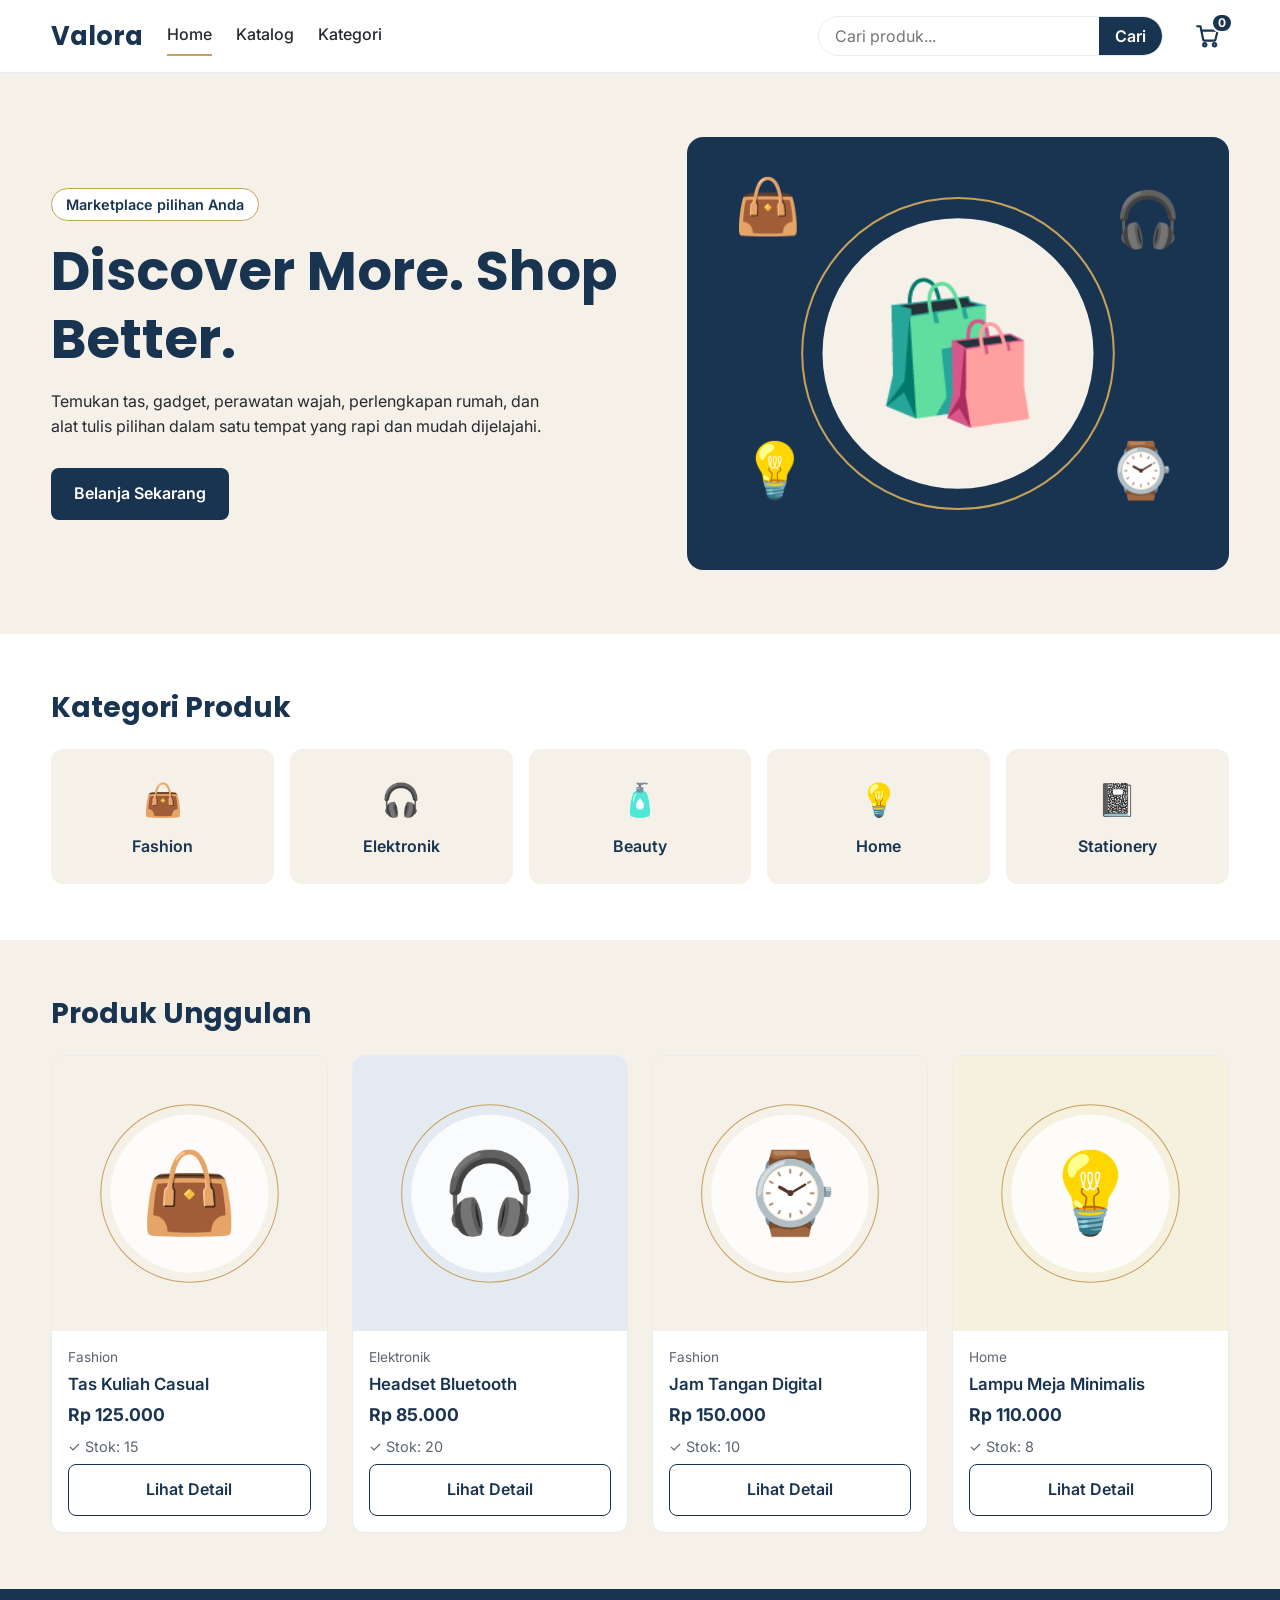
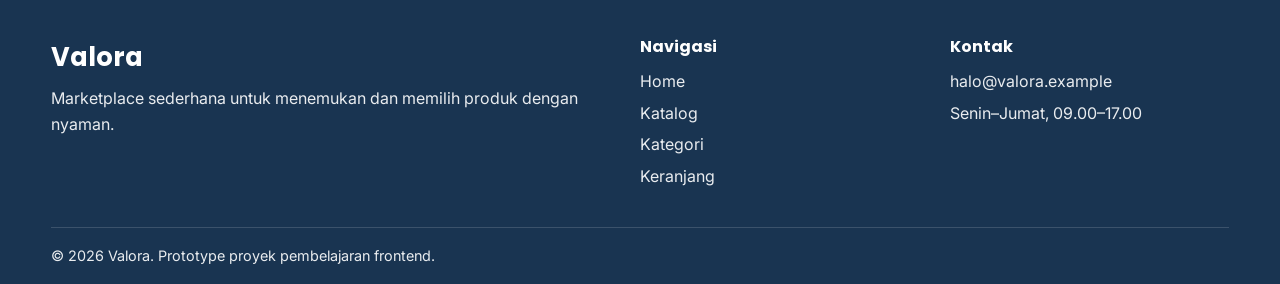
<file: index.html>
<!DOCTYPE html>
<html lang="id">
<head>
<meta charset="UTF-8"><meta name="viewport" content="width=device-width, initial-scale=1.0"><link rel="preconnect" href="https://fonts.googleapis.com"><link rel="preconnect" href="https://fonts.gstatic.com" crossorigin><link href="https://fonts.googleapis.com/css2?family=Inter:wght@400;500;600;700&family=Poppins:wght@600;700&display=swap" rel="stylesheet">
<title>Valora | Discover More. Shop Better.</title>
<link rel="stylesheet" href="css/style.css"><link rel="stylesheet" href="css/components.css"><link rel="stylesheet" href="css/responsive.css">
</head>
<body data-page="home" data-root="">
<div id="navbar"></div>
<main>
  <section class="hero">
    <div class="container hero-inner">
      <div class="hero-text">
        <span class="hero-label">Marketplace pilihan Anda</span>
        <h1>Discover More. Shop Better.</h1>
        <p>Temukan tas, gadget, perawatan wajah, perlengkapan rumah, dan alat tulis pilihan dalam satu tempat yang rapi dan mudah dijelajahi.</p>
        <a class="btn btn-primary" href="pages/katalog.html">Belanja Sekarang</a>
      </div>
      <img class="hero-img" src="assets/images/hero.svg" alt="Ilustrasi belanja di Valora">
    </div>
  </section>
  <section class="section" id="kategori">
    <div class="container">
      <h2 class="section-title">Kategori Produk</h2>
      <div class="category-grid" id="categoryGrid"></div>
    </div>
  </section>
  <section class="section section-alt">
    <div class="container">
      <h2 class="section-title">Produk Unggulan</h2>
      <div class="product-grid" id="featuredGrid"></div>
    </div>
  </section>
</main>
<div id="footer"></div>
<script src="js/products.js"></script><script src="js/storage.js"></script><script src="js/cart.js"></script><script src="js/ui.js"></script><script src="js/search.js"></script><script src="js/product-detail.js"></script><script src="js/app.js"></script>
</body>
</html>
</file>
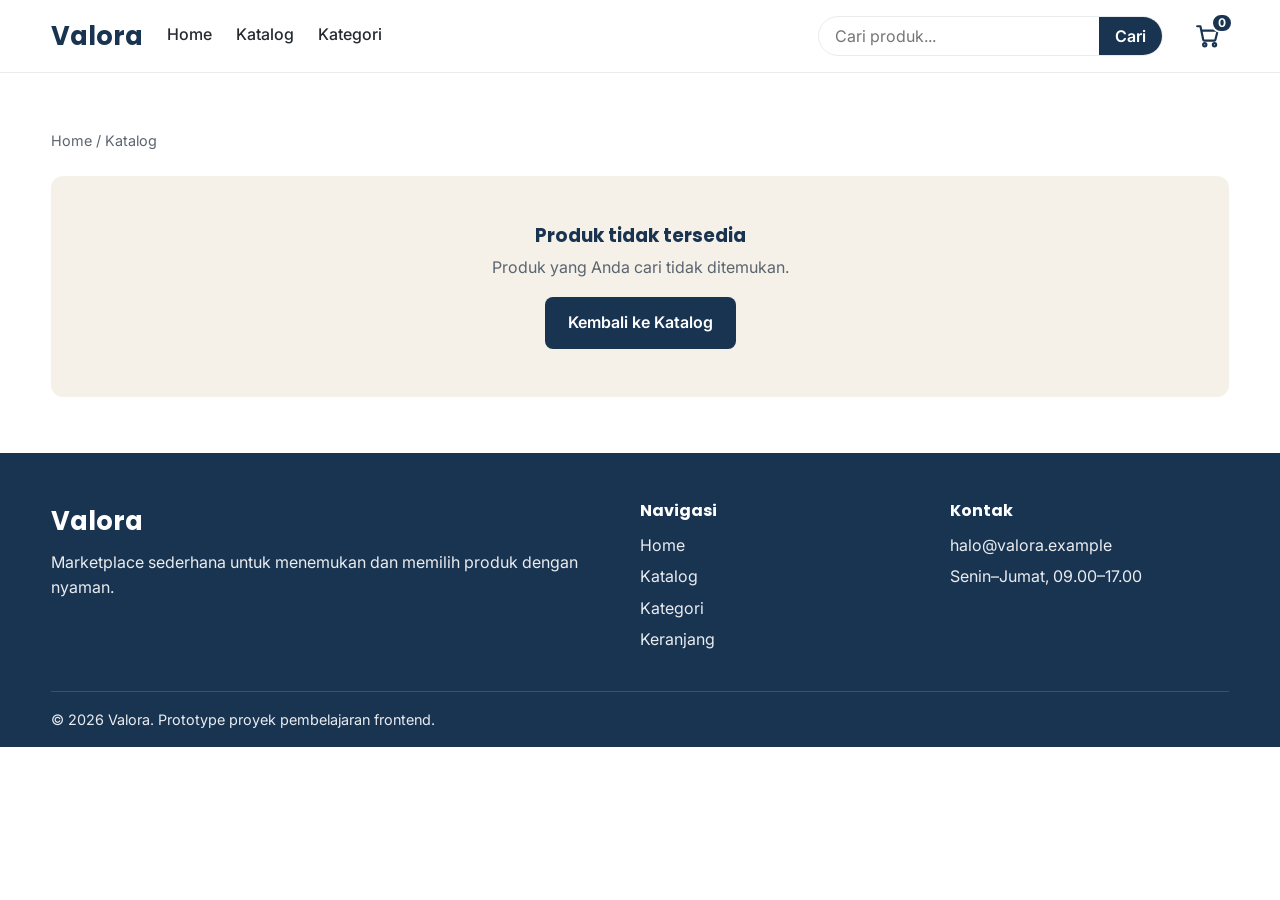
<file: pages/detail-produk.html>
<!DOCTYPE html>
<html lang="id">
<head>
<meta charset="UTF-8"><meta name="viewport" content="width=device-width, initial-scale=1.0"><link rel="preconnect" href="https://fonts.googleapis.com"><link rel="preconnect" href="https://fonts.gstatic.com" crossorigin><link href="https://fonts.googleapis.com/css2?family=Inter:wght@400;500;600;700&family=Poppins:wght@600;700&display=swap" rel="stylesheet">
<title>Detail Produk | Valora</title>
<link rel="stylesheet" href="../css/style.css"><link rel="stylesheet" href="../css/components.css"><link rel="stylesheet" href="../css/responsive.css">
</head>
<body data-page="detail" data-root="../">
<div id="navbar"></div>
<main class="section">
  <div class="container">
    <nav class="breadcrumb" id="breadcrumb" aria-label="Breadcrumb"></nav>
    <div id="detail"></div>
  </div>
</main>
<div id="footer"></div>
<script src="../js/products.js"></script><script src="../js/storage.js"></script><script src="../js/cart.js"></script><script src="../js/ui.js"></script><script src="../js/search.js"></script><script src="../js/product-detail.js"></script><script src="../js/app.js"></script>
</body>
</html>
</file>
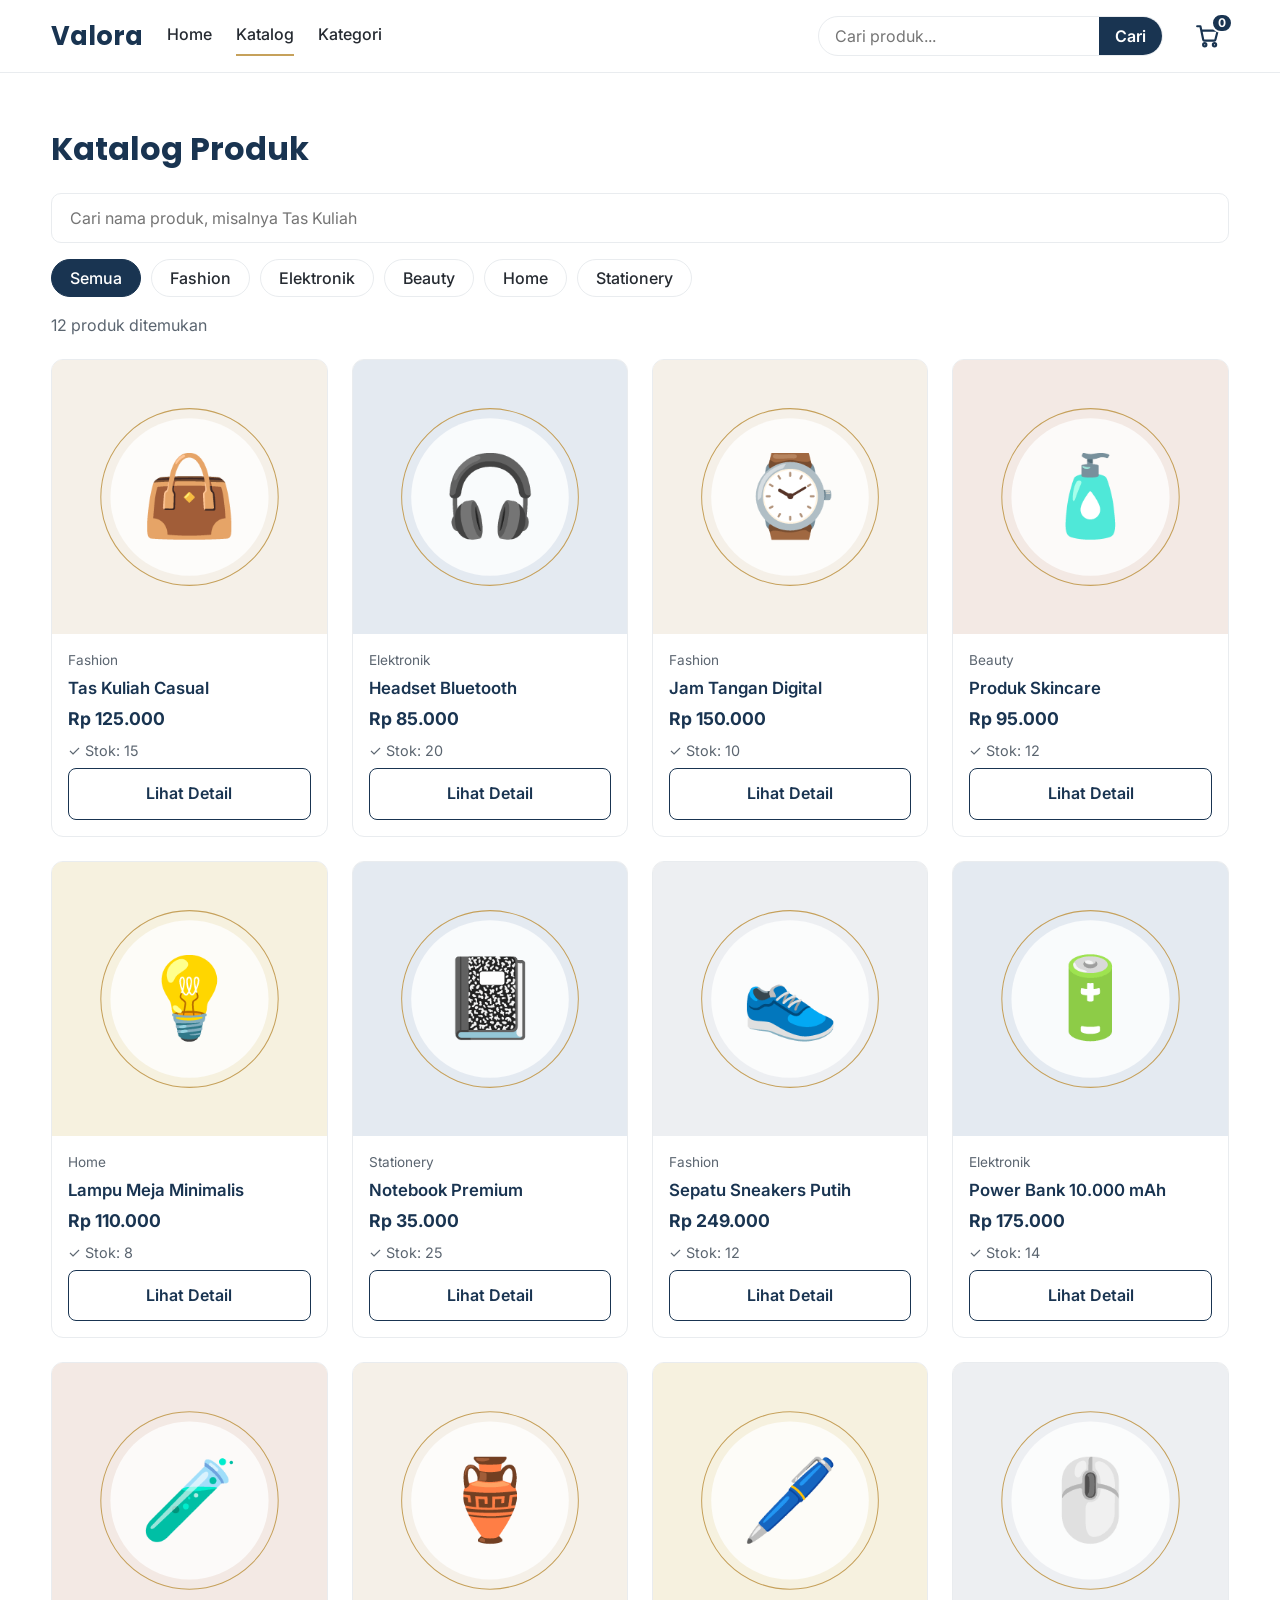
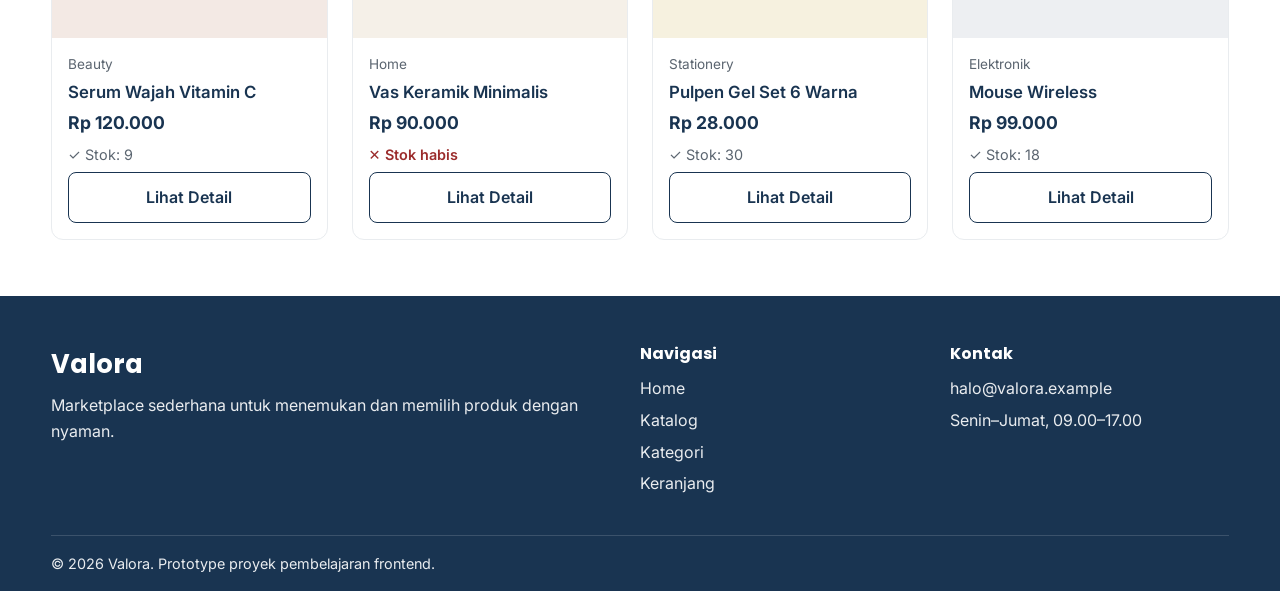
<file: pages/katalog.html>
<!DOCTYPE html>
<html lang="id">
<head>
<meta charset="UTF-8"><meta name="viewport" content="width=device-width, initial-scale=1.0"><link rel="preconnect" href="https://fonts.googleapis.com"><link rel="preconnect" href="https://fonts.gstatic.com" crossorigin><link href="https://fonts.googleapis.com/css2?family=Inter:wght@400;500;600;700&family=Poppins:wght@600;700&display=swap" rel="stylesheet">
<title>Katalog Produk | Valora</title>
<link rel="stylesheet" href="../css/style.css"><link rel="stylesheet" href="../css/components.css"><link rel="stylesheet" href="../css/responsive.css">
</head>
<body data-page="katalog" data-root="../">
<div id="navbar"></div>
<main class="section">
  <div class="container">
    <h1 class="page-title">Katalog Produk</h1>
    <form class="catalog-search" id="searchForm" role="search">
      <label for="searchInput" class="sr-only">Cari produk berdasarkan nama</label>
      <input type="search" id="searchInput" placeholder="Cari nama produk, misalnya Tas Kuliah" autocomplete="off">
    </form>
    <div class="chips" id="categoryChips" role="group" aria-label="Filter kategori"></div>
    <p class="result-info" id="resultInfo" aria-live="polite"></p>
    <div class="product-grid" id="productGrid"></div>
  </div>
</main>
<div id="footer"></div>
<script src="../js/products.js"></script><script src="../js/storage.js"></script><script src="../js/cart.js"></script><script src="../js/ui.js"></script><script src="../js/search.js"></script><script src="../js/product-detail.js"></script><script src="../js/app.js"></script>
</body>
</html>
</file>
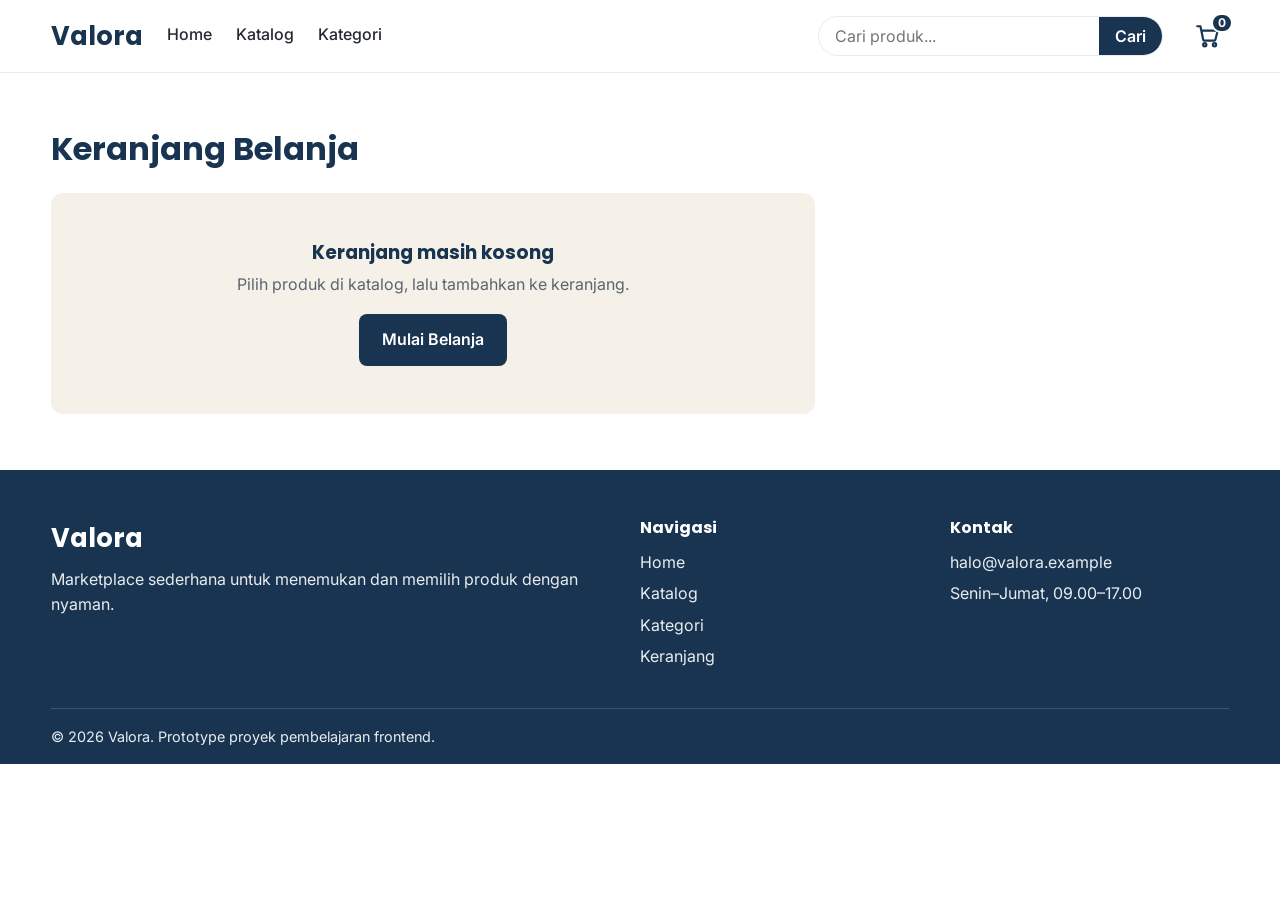
<file: pages/keranjang.html>
<!DOCTYPE html>
<html lang="id">
<head>
<meta charset="UTF-8"><meta name="viewport" content="width=device-width, initial-scale=1.0"><link rel="preconnect" href="https://fonts.googleapis.com"><link rel="preconnect" href="https://fonts.gstatic.com" crossorigin><link href="https://fonts.googleapis.com/css2?family=Inter:wght@400;500;600;700&family=Poppins:wght@600;700&display=swap" rel="stylesheet">
<title>Keranjang Belanja | Valora</title>
<link rel="stylesheet" href="../css/style.css"><link rel="stylesheet" href="../css/components.css"><link rel="stylesheet" href="../css/responsive.css">
</head>
<body data-page="keranjang" data-root="../">
<div id="navbar"></div>
<main class="section">
  <div class="container">
    <h1 class="page-title">Keranjang Belanja</h1>
    <div class="cart-layout">
      <div id="cartList"></div>
      <aside class="summary" id="cartSummary" aria-label="Ringkasan belanja">
        <h2>Ringkasan Belanja</h2>
        <div class="sum-row"><span>Jumlah barang</span><strong id="cartCount">0</strong></div>
        <div class="sum-row sum-total"><span>Total</span><strong id="cartTotal">Rp0</strong></div>
        <a class="btn btn-outline btn-block" href="katalog.html">Lanjut Belanja</a>
      </aside>
    </div>
  </div>
</main>
<div id="footer"></div>
<script src="../js/products.js"></script><script src="../js/storage.js"></script><script src="../js/cart.js"></script><script src="../js/ui.js"></script><script src="../js/search.js"></script><script src="../js/product-detail.js"></script><script src="../js/app.js"></script>
</body>
</html>
</file>
<file: css/style.css>
/* Variabel desain, reset, tipografi, layout dasar, tombol */
:root{
  --navy:#193451; --cream:#F5F0E8; --white:#FFFFFF; --gold:#C6A15B;
  --charcoal:#252A31; --gray:#E9ECEF; --muted:#5B6570; --danger:#9B2C2C;
  --radius:12px; --shadow:0 8px 24px rgba(25,52,81,.10);
}
*{box-sizing:border-box;margin:0;padding:0}
html{scroll-behavior:smooth}
body{font-family:'Inter',system-ui,-apple-system,'Segoe UI',sans-serif;color:var(--charcoal);background:var(--white);line-height:1.6;font-size:1rem}
h1,h2,h3{font-family:'Poppins','Inter',sans-serif;color:var(--navy);line-height:1.25}
img{max-width:100%;display:block}
a{color:inherit;text-decoration:none}
button,input{font-family:inherit;font-size:inherit}
.container{width:min(1180px,92%);margin:0 auto}
.section{padding:56px 0}
.section-alt{background:var(--cream)}
.section-title{font-size:1.75rem;margin-bottom:24px}
.page-title{font-size:2rem;margin-bottom:24px}
.muted{color:var(--muted)}
.sr-only{position:absolute;width:1px;height:1px;overflow:hidden;clip:rect(0 0 0 0);white-space:nowrap}
:focus-visible{outline:3px solid var(--gold);outline-offset:2px}

.btn{display:inline-flex;align-items:center;justify-content:center;gap:8px;padding:12px 22px;border-radius:8px;border:1.5px solid transparent;font-weight:600;cursor:pointer;transition:background .2s,color .2s,border-color .2s}
.btn-primary{background:var(--navy);color:var(--white)}
.btn-primary:hover{background:#12263b}
.btn-outline{background:transparent;border-color:var(--navy);color:var(--navy)}
.btn-outline:hover{background:var(--navy);color:var(--white)}
.btn-block{width:100%}
.btn:disabled{background:#D6DAE0;color:#4A5260;border-color:#D6DAE0;cursor:not-allowed}
</file>
<file: css/components.css>
/* Komponen: navbar, hero, kategori, kartu produk, detail, keranjang, footer, toast */

/* Navbar */
.navbar{position:sticky;top:0;z-index:50;background:var(--white);border-bottom:1px solid var(--gray)}
.nav-inner{display:flex;align-items:center;gap:24px;min-height:72px}
.logo{font-family:'Poppins',sans-serif;font-weight:700;font-size:1.6rem;color:var(--navy)}
.nav-links{display:flex;gap:24px}
.nav-links a{font-weight:500;padding:6px 0;border-bottom:2px solid transparent}
.nav-links a:hover,.nav-links a.active{border-bottom-color:var(--gold)}
.nav-search{margin-left:auto;display:flex;border:1px solid var(--gray);border-radius:999px;overflow:hidden;background:var(--white)}
.nav-search input{border:0;padding:9px 16px;min-width:220px;outline:0;background:transparent}
.nav-search:focus-within{border-color:var(--navy)}
.nav-search button{border:0;background:var(--navy);color:var(--white);padding:0 16px;cursor:pointer;font-weight:600}
.cart-link{position:relative;display:inline-flex;padding:8px;color:var(--navy)}
.cart-link svg{width:26px;height:26px}
.badge{position:absolute;top:-2px;right:-4px;min-width:20px;height:20px;padding:0 5px;border-radius:999px;background:var(--navy);color:var(--white);font-size:.75rem;font-weight:700;display:flex;align-items:center;justify-content:center;border:2px solid var(--white)}
.hamburger{display:none;background:none;border:1.5px solid var(--navy);color:var(--navy);border-radius:8px;width:44px;height:44px;font-size:1.3rem;cursor:pointer}

/* Hero */
.hero{background:var(--cream)}
.hero-inner{display:grid;grid-template-columns:1.1fr 1fr;gap:40px;align-items:center;padding:64px 0}
.hero-label{display:inline-block;background:var(--white);border:1px solid var(--gold);color:var(--navy);font-weight:600;font-size:.9rem;padding:4px 14px;border-radius:999px;margin-bottom:16px}
.hero h1{font-size:clamp(2.2rem,5vw,3.4rem);margin-bottom:16px}
.hero p{max-width:50ch;margin-bottom:28px;color:var(--charcoal)}
.hero-img{width:100%;border-radius:var(--radius)}

/* Kategori */
.category-grid{display:grid;grid-template-columns:repeat(5,1fr);gap:16px}
.category-card{display:flex;flex-direction:column;align-items:center;gap:8px;padding:24px 12px;background:var(--cream);border:1px solid transparent;border-radius:var(--radius);font-weight:600;color:var(--navy);transition:border-color .2s,transform .2s}
.category-card:hover{border-color:var(--gold);transform:translateY(-2px)}
.cat-icon{font-size:2rem}

/* Kartu produk */
.product-grid{display:grid;grid-template-columns:repeat(4,1fr);gap:24px}
.card{background:var(--white);border:1px solid var(--gray);border-radius:var(--radius);overflow:hidden;display:flex;flex-direction:column;transition:transform .2s,box-shadow .2s}
.card:hover{transform:translateY(-3px);box-shadow:var(--shadow)}
.card-img{aspect-ratio:1/1;background:var(--cream)}
.card-img img{width:100%;height:100%;object-fit:cover}
.card-body{padding:16px;display:flex;flex-direction:column;gap:6px;flex:1}
.card-cat{font-size:.85rem;color:var(--muted)}
.card-title{font-family:'Inter',sans-serif;font-weight:600;font-size:1.05rem}
.price{font-weight:700;color:var(--navy);font-size:1.1rem}
.stock{font-size:.9rem;color:var(--muted)}
.stock.out{color:var(--danger);font-weight:600}
.card .btn{margin-top:auto}

/* Katalog */
.catalog-search input{width:100%;padding:14px 18px;border:1px solid var(--gray);border-radius:10px;background:var(--white)}
.catalog-search input:focus{outline:0;border-color:var(--navy)}
.chips{display:flex;flex-wrap:wrap;gap:10px;margin:16px 0}
.chip{padding:8px 18px;border-radius:999px;border:1.5px solid var(--gray);background:var(--white);font-weight:500;cursor:pointer;color:var(--charcoal)}
.chip:hover{border-color:var(--navy)}
.chip.active{background:var(--navy);border-color:var(--navy);color:var(--white)}
.result-info{color:var(--muted);margin-bottom:20px}
.empty{grid-column:1/-1;text-align:center;background:var(--cream);border-radius:var(--radius);padding:48px 20px}
.empty h3{margin-bottom:8px}
.empty p{color:var(--muted);margin-bottom:16px}

/* Detail produk */
.breadcrumb{font-size:.9rem;color:var(--muted);margin-bottom:24px}
.breadcrumb a:hover{color:var(--navy);text-decoration:underline}
.breadcrumb span.cur{color:var(--charcoal);font-weight:600}
.detail{display:grid;grid-template-columns:1fr 1fr;gap:48px;align-items:start}
.detail-img{background:var(--cream);border-radius:var(--radius);overflow:hidden;aspect-ratio:1/1}
.detail-img img{width:100%;height:100%;object-fit:cover}
.detail-info h1{font-size:2rem;margin:6px 0 12px}
.price-lg{font-size:1.8rem;font-weight:700;color:var(--navy);margin-bottom:12px}
.detail-info .desc{margin:16px 0 20px;max-width:60ch}
.qty-row{display:flex;align-items:center;gap:16px;flex-wrap:wrap;margin:20px 0}
.qty{display:inline-flex;align-items:center;border:1.5px solid var(--gray);border-radius:8px;overflow:hidden}
.qty button{width:40px;height:40px;border:0;background:var(--cream);color:var(--navy);font-size:1.2rem;cursor:pointer}
.qty button:hover{background:var(--gray)}
.qty input,.qty span{width:52px;text-align:center;border:0;font-weight:600;background:transparent}
.qty span{display:inline-block}

/* Keranjang */
.cart-layout{display:grid;grid-template-columns:2fr 1fr;gap:32px;align-items:start}
.cart-item{display:grid;grid-template-columns:88px 1fr auto auto auto;gap:16px;align-items:center;padding:16px 0;border-bottom:1px solid var(--gray)}
.cart-item img{width:88px;height:88px;object-fit:cover;border-radius:8px;background:var(--cream)}
.cart-item h3{font-family:'Inter',sans-serif;font-size:1.05rem;font-weight:600}
.subtotal{font-weight:700;color:var(--navy);min-width:110px;text-align:right}
.remove{background:none;border:0;color:var(--danger);font-weight:600;cursor:pointer;padding:6px;text-decoration:underline}
.summary{background:var(--cream);border-radius:var(--radius);padding:24px;position:sticky;top:96px}
.summary h2{font-size:1.2rem;margin-bottom:16px}
.sum-row{display:flex;justify-content:space-between;margin-bottom:12px}
.sum-total{font-size:1.25rem;color:var(--navy);padding-top:12px;border-top:1px solid #D9D2C3;margin-bottom:20px}

/* Footer */
.footer{background:var(--navy);color:var(--gray);margin-top:0}
.footer-inner{display:grid;grid-template-columns:2fr 1fr 1fr;gap:32px;padding:48px 0 32px}
.footer .logo{color:var(--white);display:inline-block;margin-bottom:8px}
.footer h3{color:var(--white);font-size:1rem;margin-bottom:12px}
.footer ul{list-style:none}
.footer li{margin-bottom:6px}
.footer a:hover{color:var(--gold)}
.copyright{border-top:1px solid rgba(255,255,255,.15);padding:16px 0;font-size:.9rem}

/* Toast */
#toastBox{position:fixed;right:20px;bottom:20px;z-index:100;display:flex;flex-direction:column;gap:10px}
.toast{display:flex;align-items:center;gap:10px;background:var(--navy);color:var(--white);padding:12px 18px;border-radius:8px;box-shadow:var(--shadow);animation:toastIn .25s ease}
.toast.error{background:var(--danger)}
.toast b{font-size:1.1rem}
@keyframes toastIn{from{opacity:0;transform:translateY(8px)}to{opacity:1;transform:none}}
</file>
<file: css/responsive.css>
/* Responsivitas: tablet (<=1024px), mobile (<=768px), layar sempit (<=380px) */
@media (max-width:1024px){
  .product-grid{grid-template-columns:repeat(3,1fr)}
  .category-grid{grid-template-columns:repeat(3,1fr)}
  .detail{gap:32px}
}
@media (max-width:768px){
  .section{padding:40px 0}
  .nav-inner{flex-wrap:wrap;gap:12px;padding:12px 0}
  .logo{order:1}
  .cart-link{order:2;margin-left:auto}
  .hamburger{display:block;order:3}
  .nav-search{order:4;flex-basis:100%;margin-left:0}
  .nav-search input{min-width:0;flex:1}
  .nav-links{order:5;flex-basis:100%;display:none;flex-direction:column;gap:0}
  .nav-links.open{display:flex}
  .nav-links a{padding:12px 4px;border-bottom:1px solid var(--gray)}
  .hero-inner{grid-template-columns:1fr;padding:40px 0;gap:28px}
  .product-grid{grid-template-columns:repeat(2,1fr);gap:16px}
  .category-grid{grid-template-columns:repeat(2,1fr)}
  .detail,.cart-layout{grid-template-columns:1fr}
  .summary{position:static}
  .footer-inner{grid-template-columns:1fr}
  .cart-item{grid-template-columns:72px 1fr;gap:10px 14px}
  .cart-item img{width:72px;height:72px}
  .cart-item .qty,.cart-item .subtotal,.cart-item .remove{grid-column:2;justify-self:start;text-align:left}
  .btn{min-height:44px}
}
@media (max-width:380px){
  .product-grid{grid-template-columns:1fr}
}
@media (prefers-reduced-motion:reduce){
  *{transition:none!important;animation:none!important;scroll-behavior:auto!important}
}
</file>
